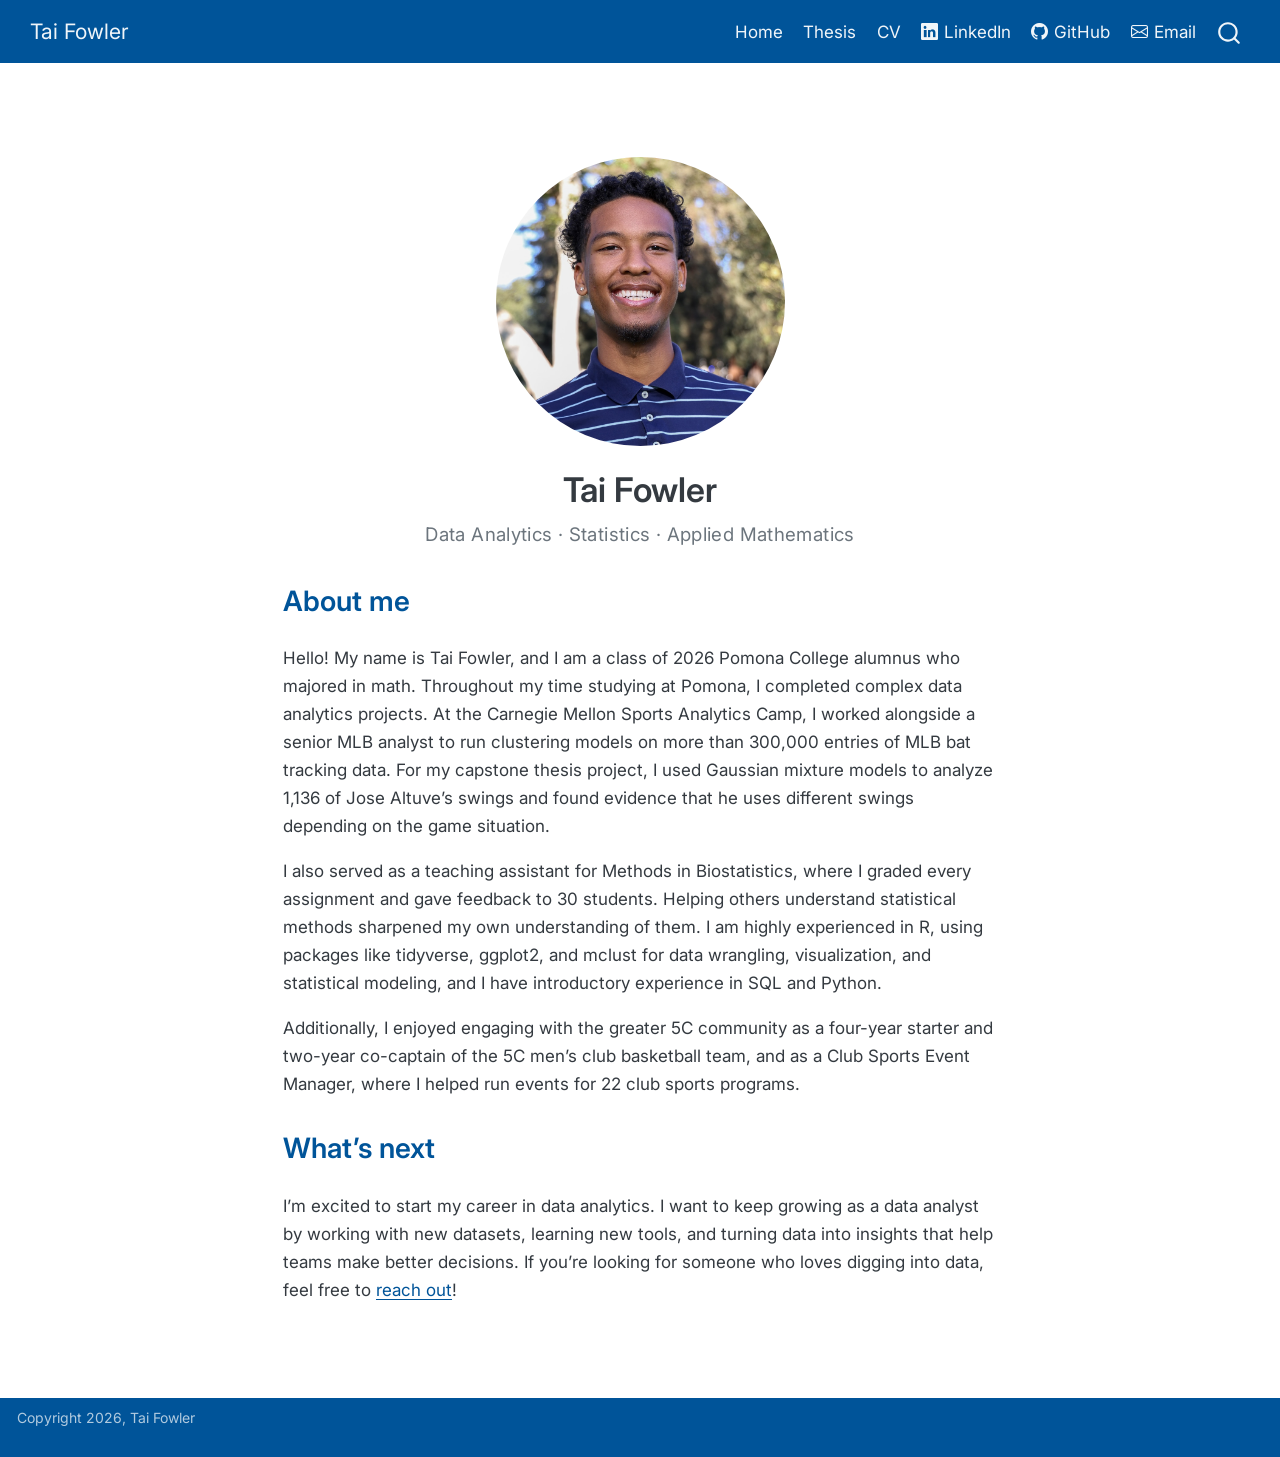
<file: docs/index.html>
<!DOCTYPE html>
<html xmlns="http://www.w3.org/1999/xhtml" lang="en" xml:lang="en"><head>

<meta charset="utf-8">
<meta name="generator" content="quarto-1.10.18">

<meta name="viewport" content="width=device-width, initial-scale=1.0, user-scalable=yes">


<title>Tai Fowler</title>
<style>
/* Default styles provided by pandoc.
** See https://pandoc.org/MANUAL.html#variables-for-html for config info.
*/
span.smallcaps{font-variant: small-caps;}
div.columns{display: flex; gap: 1.5em;}
div.column{flex: auto;}
@media screen {
div.columns{gap: min(4vw, 1.5em);}
div.column{overflow-x: auto;}
}
div.hanging-indent{margin-left: 1.5em; text-indent: -1.5em;}
ul.task-list{list-style: none;}
ul.task-list li input[type="checkbox"] {
  width: 0.8em;
  margin: 0 0.8em 0.2em -1em; /* quarto-specific, see https://github.com/quarto-dev/quarto-cli/issues/4556 */ 
  vertical-align: middle;
}
</style>


<script src="site_libs/quarto-nav/quarto-nav.js"></script>
<script src="site_libs/quarto-nav/headroom.min.js"></script>
<script src="site_libs/clipboard/clipboard.min.js"></script>
<script src="site_libs/quarto-search/autocomplete.umd.js"></script>
<script src="site_libs/quarto-search/fuse.min.js"></script>
<script src="site_libs/quarto-search/quarto-search.js"></script>
<meta name="quarto:offset" content="./">
<script src="site_libs/quarto-html/quarto.js" type="module"></script>
<script src="site_libs/quarto-html/tabsets/tabsets.js" type="module"></script>
<script src="site_libs/quarto-html/popper.min.js"></script>
<script src="site_libs/quarto-html/tippy.umd.min.js"></script>
<link href="site_libs/quarto-html/tippy.css" rel="stylesheet">
<link href="site_libs/quarto-html/quarto-syntax-highlighting-64a204ab8560d761af7679ceaba22944.css" rel="stylesheet" id="quarto-text-highlighting-styles">
<script src="site_libs/bootstrap/bootstrap.min.js"></script>
<link href="site_libs/bootstrap/bootstrap-icons.css" rel="stylesheet">
<link href="site_libs/bootstrap/bootstrap-8961a0579809fd8ad9b7ec79cf884744.min.css" rel="stylesheet" append-hash="true" id="quarto-bootstrap" data-mode="light">
<script id="quarto-search-options" type="application/json">{
  "location": "navbar",
  "copy-button": false,
  "collapse-after": 3,
  "panel-placement": "end",
  "type": "overlay",
  "limit": 50,
  "keyboard-shortcut": [
    "f",
    "/",
    "s"
  ],
  "show-item-context": false,
  "language": {
    "search-no-results-text": "No results",
    "search-matching-documents-text": "matching documents",
    "search-copy-link-title": "Copy link to search",
    "search-hide-matches-text": "Hide additional matches",
    "search-more-match-text": "more match in this document",
    "search-more-matches-text": "more matches in this document",
    "search-clear-button-title": "Clear",
    "search-text-placeholder": "",
    "search-detached-cancel-button-title": "Cancel",
    "search-submit-button-title": "Submit",
    "search-label": "Search"
  }
}</script>


<link rel="stylesheet" href="styles.css">
</head>

<body class="nav-fixed fullcontent quarto-light">

<div id="quarto-search-results"></div>
  <header id="quarto-header" class="headroom fixed-top">
    <nav class="navbar navbar-expand-lg " data-bs-theme="dark">
      <div class="navbar-container container-fluid">
      <div class="navbar-brand-container mx-auto">
    <a class="navbar-brand" href="./index.html">
    <span class="navbar-title">Tai Fowler</span>
    </a>
  </div>
            <div id="quarto-search" class="" title="Search"></div>
          <button class="navbar-toggler" type="button" data-bs-toggle="collapse" data-bs-target="#navbarCollapse" aria-controls="navbarCollapse" role="menu" aria-expanded="false" aria-label="Toggle navigation" onclick="if (window.quartoToggleHeadroom) { window.quartoToggleHeadroom(); }">
  <span class="navbar-toggler-icon"></span>
</button>
          <div class="collapse navbar-collapse" id="navbarCollapse">
            <ul class="navbar-nav navbar-nav-scroll ms-auto">
  <li class="nav-item">
    <a class="nav-link active" href="./index.html" aria-current="page"> 
<span class="menu-text">Home</span></a>
  </li>  
  <li class="nav-item">
    <a class="nav-link" href="./thesis.html"> 
<span class="menu-text">Thesis</span></a>
  </li>  
  <li class="nav-item">
    <a class="nav-link" href="./media/tai_fowler_cv.pdf"> 
<span class="menu-text">CV</span></a>
  </li>  
  <li class="nav-item">
    <a class="nav-link" href="https://www.linkedin.com/in/tai-fowler" target="_blank"> <i class="bi bi-linkedin" role="img">
</i> 
<span class="menu-text">LinkedIn</span></a>
  </li>  
  <li class="nav-item">
    <a class="nav-link" href="https://github.com/megatai007" target="_blank"> <i class="bi bi-github" role="img">
</i> 
<span class="menu-text">GitHub</span></a>
  </li>  
  <li class="nav-item">
    <a class="nav-link" href="mailto:tai.c.fowler@gmail.com"> <i class="bi bi-envelope" role="img">
</i> 
<span class="menu-text">Email</span></a>
  </li>  
</ul>
          </div> <!-- /navcollapse -->
            <div class="quarto-navbar-tools">
</div>
      </div> <!-- /container-fluid -->
    </nav>
</header>
<!-- content -->
<div id="quarto-content" class="quarto-container page-columns page-rows-contents page-layout-article page-navbar">
<!-- sidebar -->
<!-- margin-sidebar -->
    
<!-- main -->
<div class="quarto-about-jolla">
  <img src="media/2026_fowler_tai.jpeg" class="about-image
  round " style="height: 17em; width: 17em;">
 <header id="title-block-header" class="quarto-title-block default">
<div class="quarto-title">
<h1 class="title">Tai Fowler</h1>
</div>
<div class="quarto-title-meta">
  </div>
</header><main class="content" id="quarto-document-content">
<div class="tagline">
<p>Data Analytics · Statistics · Applied Mathematics</p>
</div>
<section id="about-me" class="level2">
<h2 data-anchor-id="about-me">About me</h2>
<p>Hello! My name is Tai Fowler, and I am a class of 2026 Pomona College alumnus who majored in math. Throughout my time studying at Pomona, I completed complex data analytics projects. At the Carnegie Mellon Sports Analytics Camp, I worked alongside a senior MLB analyst to run clustering models on more than 300,000 entries of MLB bat tracking data. For my capstone thesis project, I used Gaussian mixture models to analyze 1,136 of Jose Altuve’s swings and found evidence that he uses different swings depending on the game situation.</p>
<p>I also served as a teaching assistant for Methods in Biostatistics, where I graded every assignment and gave feedback to 30 students. Helping others understand statistical methods sharpened my own understanding of them. I am highly experienced in R, using packages like tidyverse, ggplot2, and mclust for data wrangling, visualization, and statistical modeling, and I have introductory experience in SQL and Python.</p>
<p>Additionally, I enjoyed engaging with the greater 5C community as a four-year starter and two-year co-captain of the 5C men’s club basketball team, and as a Club Sports Event Manager, where I helped run events for 22 club sports programs.</p>
</section>
<section id="whats-next" class="level2">
<h2 data-anchor-id="whats-next">What’s next</h2>
<p>I’m excited to start my career in data analytics. I want to keep growing as a data analyst by working with new datasets, learning new tools, and turning data into insights that help teams make better decisions. If you’re looking for someone who loves digging into data, feel free to <a href="mailto:tai.c.fowler@gmail.com">reach out</a>!</p>


</section>
</main>  
</div>
 <!-- /main -->
<script id="quarto-html-after-body" type="application/javascript">
  window.document.addEventListener("DOMContentLoaded", function (event) {
    const isCodeAnnotation = (el) => {
      for (const clz of el.classList) {
        if (clz.startsWith('code-annotation-')) {                     
          return true;
        }
      }
      return false;
    }
    const onCopySuccess = function(e) {
      // button target
      const button = e.trigger;
      // don't keep focus
      button.blur();
      // flash "checked"
      button.classList.add('code-copy-button-checked');
      var currentTitle = button.getAttribute("title");
      button.setAttribute("title", "Copied!");
      let tooltip;
      if (window.bootstrap) {
        button.setAttribute("data-bs-toggle", "tooltip");
        button.setAttribute("data-bs-placement", "left");
        button.setAttribute("data-bs-title", "Copied!");
        tooltip = new bootstrap.Tooltip(button, 
          { trigger: "manual", 
            customClass: "code-copy-button-tooltip",
            offset: [0, -8]});
        tooltip.show();    
      }
      setTimeout(function() {
        if (tooltip) {
          tooltip.hide();
          button.removeAttribute("data-bs-title");
          button.removeAttribute("data-bs-toggle");
          button.removeAttribute("data-bs-placement");
        }
        button.setAttribute("title", currentTitle);
        button.classList.remove('code-copy-button-checked');
      }, 1000);
      // clear code selection
      e.clearSelection();
    }
    const getTextToCopy = function(trigger) {
      const outerScaffold = trigger.parentElement.cloneNode(true);
      const codeEl = outerScaffold.querySelector('code');
      for (const childEl of codeEl.children) {
        if (isCodeAnnotation(childEl)) {
          childEl.remove();
        }
      }
      return codeEl.innerText;
    }
    const clipboard = new window.ClipboardJS('.code-copy-button:not([data-in-quarto-modal])', {
      text: getTextToCopy
    });
    clipboard.on('success', onCopySuccess);
    if (window.document.getElementById('quarto-embedded-source-code-modal')) {
      const clipboardModal = new window.ClipboardJS('.code-copy-button[data-in-quarto-modal]', {
        text: getTextToCopy,
        container: window.document.getElementById('quarto-embedded-source-code-modal')
      });
      clipboardModal.on('success', onCopySuccess);
    }
      var localhostRegex = new RegExp(/^(?:http|https):\/\/localhost\:?[0-9]*\//);
      var mailtoRegex = new RegExp(/^mailto:/);
        var filterRegex = new RegExp('/' + window.location.host + '/');
      var isInternal = (href) => {
          return filterRegex.test(href) || localhostRegex.test(href) || mailtoRegex.test(href);
      }
      // Inspect non-navigation links and adorn them if external
     var links = window.document.querySelectorAll('a[href]:not(.nav-link):not(.navbar-brand):not(.toc-action):not(.sidebar-link):not(.sidebar-item-toggle):not(.pagination-link):not(.no-external):not([aria-hidden]):not(.dropdown-item):not(.quarto-navigation-tool):not(.about-link)');
      for (var i=0; i<links.length; i++) {
        const link = links[i];
        if (!isInternal(link.href)) {
          // undo the damage that might have been done by quarto-nav.js in the case of
          // links that we want to consider external
          if (link.dataset.originalHref !== undefined) {
            link.href = link.dataset.originalHref;
          }
        }
      }
    function tippyHover(el, contentFn, onTriggerFn, onUntriggerFn) {
      const config = {
        allowHTML: true,
        maxWidth: 500,
        delay: 100,
        arrow: false,
        appendTo: function(el) {
            return el.parentElement;
        },
        interactive: true,
        interactiveBorder: 10,
        theme: 'quarto',
        placement: 'bottom-start',
      };
      if (contentFn) {
        config.content = contentFn;
      }
      if (onTriggerFn) {
        config.onTrigger = onTriggerFn;
      }
      if (onUntriggerFn) {
        config.onUntrigger = onUntriggerFn;
      }
      window.tippy(el, config); 
    }
    const noterefs = window.document.querySelectorAll('a[role="doc-noteref"]');
    for (var i=0; i<noterefs.length; i++) {
      const ref = noterefs[i];
      tippyHover(ref, function() {
        // use id or data attribute instead here
        let href = ref.getAttribute('data-footnote-href') || ref.getAttribute('href');
        try { href = new URL(href).hash; } catch {}
        const id = href.replace(/^#\/?/, "");
        const note = window.document.getElementById(id);
        if (note) {
          return note.innerHTML;
        } else {
          return "";
        }
      });
    }
    const xrefs = window.document.querySelectorAll('a.quarto-xref');
    const processXRef = (id, note) => {
      // Strip column container classes
      const stripColumnClz = (el) => {
        el.classList.remove("page-full", "page-columns");
        if (el.children) {
          for (const child of el.children) {
            stripColumnClz(child);
          }
        }
      }
      stripColumnClz(note)
      if (id === null || id.startsWith('sec-')) {
        // Special case sections, only their first couple elements
        const container = document.createElement("div");
        if (note.children && note.children.length > 2) {
          container.appendChild(note.children[0].cloneNode(true));
          for (let i = 1; i < note.children.length; i++) {
            const child = note.children[i];
            if (child.tagName === "P" && child.innerText === "") {
              continue;
            } else {
              container.appendChild(child.cloneNode(true));
              break;
            }
          }
          if (window.Quarto?.typesetMath) {
            window.Quarto.typesetMath(container);
          }
          return container.innerHTML
        } else {
          if (window.Quarto?.typesetMath) {
            window.Quarto.typesetMath(note);
          }
          return note.innerHTML;
        }
      } else {
        // Remove any anchor links if they are present
        const anchorLink = note.querySelector('a.anchorjs-link');
        if (anchorLink) {
          anchorLink.remove();
        }
        if (window.Quarto?.typesetMath) {
          window.Quarto.typesetMath(note);
        }
        if (note.classList.contains("callout")) {
          return note.outerHTML;
        } else {
          return note.innerHTML;
        }
      }
    }
    for (var i=0; i<xrefs.length; i++) {
      const xref = xrefs[i];
      tippyHover(xref, undefined, function(instance) {
        instance.disable();
        let url = xref.getAttribute('href');
        let hash = undefined; 
        if (url.startsWith('#')) {
          hash = url;
        } else {
          try { hash = new URL(url).hash; } catch {}
        }
        if (hash) {
          const id = hash.replace(/^#\/?/, "");
          const note = window.document.getElementById(id);
          if (note !== null) {
            try {
              const html = processXRef(id, note.cloneNode(true));
              instance.setContent(html);
            } finally {
              instance.enable();
              instance.show();
            }
          } else {
            // See if we can fetch this
            fetch(url.split('#')[0])
            .then(res => res.text())
            .then(html => {
              const parser = new DOMParser();
              const htmlDoc = parser.parseFromString(html, "text/html");
              const note = htmlDoc.getElementById(id);
              if (note !== null) {
                const html = processXRef(id, note);
                instance.setContent(html);
              } 
            }).finally(() => {
              instance.enable();
              instance.show();
            });
          }
        } else {
          // See if we can fetch a full url (with no hash to target)
          // This is a special case and we should probably do some content thinning / targeting
          fetch(url)
          .then(res => res.text())
          .then(html => {
            const parser = new DOMParser();
            const htmlDoc = parser.parseFromString(html, "text/html");
            const note = htmlDoc.querySelector('main.content');
            if (note !== null) {
              // This should only happen for chapter cross references
              // (since there is no id in the URL)
              // remove the first header
              if (note.children.length > 0 && note.children[0].tagName === "HEADER") {
                note.children[0].remove();
              }
              const html = processXRef(null, note);
              instance.setContent(html);
            } 
          }).finally(() => {
            instance.enable();
            instance.show();
          });
        }
      }, function(instance) {
      });
    }
        let selectedAnnoteEl;
        const selectorForAnnotation = ( cell, annotation) => {
          let cellAttr = 'data-code-cell="' + cell + '"';
          let lineAttr = 'data-code-annotation="' +  annotation + '"';
          const selector = 'span[' + cellAttr + '][' + lineAttr + ']';
          return selector;
        }
        const selectCodeLines = (annoteEl) => {
          const doc = window.document;
          const targetCell = annoteEl.getAttribute("data-target-cell");
          const targetAnnotation = annoteEl.getAttribute("data-target-annotation");
          const annoteSpan = window.document.querySelector(selectorForAnnotation(targetCell, targetAnnotation));
          const lines = annoteSpan.getAttribute("data-code-lines").split(",");
          const lineIds = lines.map((line) => {
            return targetCell + "-" + line;
          })
          let top = null;
          let height = null;
          let parent = null;
          if (lineIds.length > 0) {
              //compute the position of the single el (top and bottom and make a div)
              const el = window.document.getElementById(lineIds[0]);
              top = el.offsetTop;
              height = el.offsetHeight;
              parent = el.parentElement.parentElement;
            if (lineIds.length > 1) {
              const lastEl = window.document.getElementById(lineIds[lineIds.length - 1]);
              const bottom = lastEl.offsetTop + lastEl.offsetHeight;
              height = bottom - top;
            }
            if (top !== null && height !== null && parent !== null) {
              // cook up a div (if necessary) and position it 
              let div = window.document.getElementById("code-annotation-line-highlight");
              if (div === null) {
                div = window.document.createElement("div");
                div.setAttribute("id", "code-annotation-line-highlight");
                div.style.position = 'absolute';
                parent.appendChild(div);
              }
              div.style.top = top - 2 + "px";
              div.style.height = height + 4 + "px";
              div.style.left = 0;
              let gutterDiv = window.document.getElementById("code-annotation-line-highlight-gutter");
              if (gutterDiv === null) {
                gutterDiv = window.document.createElement("div");
                gutterDiv.setAttribute("id", "code-annotation-line-highlight-gutter");
                gutterDiv.style.position = 'absolute';
                const codeCell = window.document.getElementById(targetCell);
                const gutter = codeCell.querySelector('.code-annotation-gutter');
                gutter.appendChild(gutterDiv);
              }
              gutterDiv.style.top = top - 2 + "px";
              gutterDiv.style.height = height + 4 + "px";
            }
            selectedAnnoteEl = annoteEl;
          }
        };
        const unselectCodeLines = () => {
          const elementsIds = ["code-annotation-line-highlight", "code-annotation-line-highlight-gutter"];
          elementsIds.forEach((elId) => {
            const div = window.document.getElementById(elId);
            if (div) {
              div.remove();
            }
          });
          selectedAnnoteEl = undefined;
        };
          // Handle positioning of the toggle
      window.addEventListener(
        "resize",
        throttle(() => {
          elRect = undefined;
          if (selectedAnnoteEl) {
            selectCodeLines(selectedAnnoteEl);
          }
        }, 10)
      );
      function throttle(fn, ms) {
      let throttle = false;
      let timer;
        return (...args) => {
          if(!throttle) { // first call gets through
              fn.apply(this, args);
              throttle = true;
          } else { // all the others get throttled
              if(timer) clearTimeout(timer); // cancel #2
              timer = setTimeout(() => {
                fn.apply(this, args);
                timer = throttle = false;
              }, ms);
          }
        };
      }
        // Attach click handler to the DT
        const annoteDls = window.document.querySelectorAll('dt[data-target-cell]');
        for (const annoteDlNode of annoteDls) {
          annoteDlNode.addEventListener('click', (event) => {
            const clickedEl = event.target;
            if (clickedEl !== selectedAnnoteEl) {
              unselectCodeLines();
              const activeEl = window.document.querySelector('dt[data-target-cell].code-annotation-active');
              if (activeEl) {
                activeEl.classList.remove('code-annotation-active');
              }
              selectCodeLines(clickedEl);
              clickedEl.classList.add('code-annotation-active');
            } else {
              // Unselect the line
              unselectCodeLines();
              clickedEl.classList.remove('code-annotation-active');
            }
          });
        }
    const findCites = (el) => {
      const parentEl = el.parentElement;
      if (parentEl) {
        const cites = parentEl.dataset.cites;
        if (cites) {
          return {
            el,
            cites: cites.split(' ')
          };
        } else {
          return findCites(el.parentElement)
        }
      } else {
        return undefined;
      }
    };
    var bibliorefs = window.document.querySelectorAll('a[role="doc-biblioref"]');
    for (var i=0; i<bibliorefs.length; i++) {
      const ref = bibliorefs[i];
      const citeInfo = findCites(ref);
      if (citeInfo) {
        tippyHover(citeInfo.el, function() {
          var popup = window.document.createElement('div');
          citeInfo.cites.forEach(function(cite) {
            var citeDiv = window.document.createElement('div');
            citeDiv.classList.add('hanging-indent');
            citeDiv.classList.add('csl-entry');
            var biblioDiv = window.document.getElementById('ref-' + cite);
            if (biblioDiv) {
              citeDiv.innerHTML = biblioDiv.innerHTML;
            }
            popup.appendChild(citeDiv);
          });
          return popup.innerHTML;
        });
      }
    }
  });
  </script>
</div> <!-- /content -->
<footer class="footer">
  <div class="nav-footer">
    <div class="nav-footer-left">
<p>Copyright 2026, Tai Fowler</p>
</div>   
    <div class="nav-footer-center">
      &nbsp;
    </div>
    <div class="nav-footer-right">
      &nbsp;
    </div>
  </div>
</footer>




</body></html>
</file>
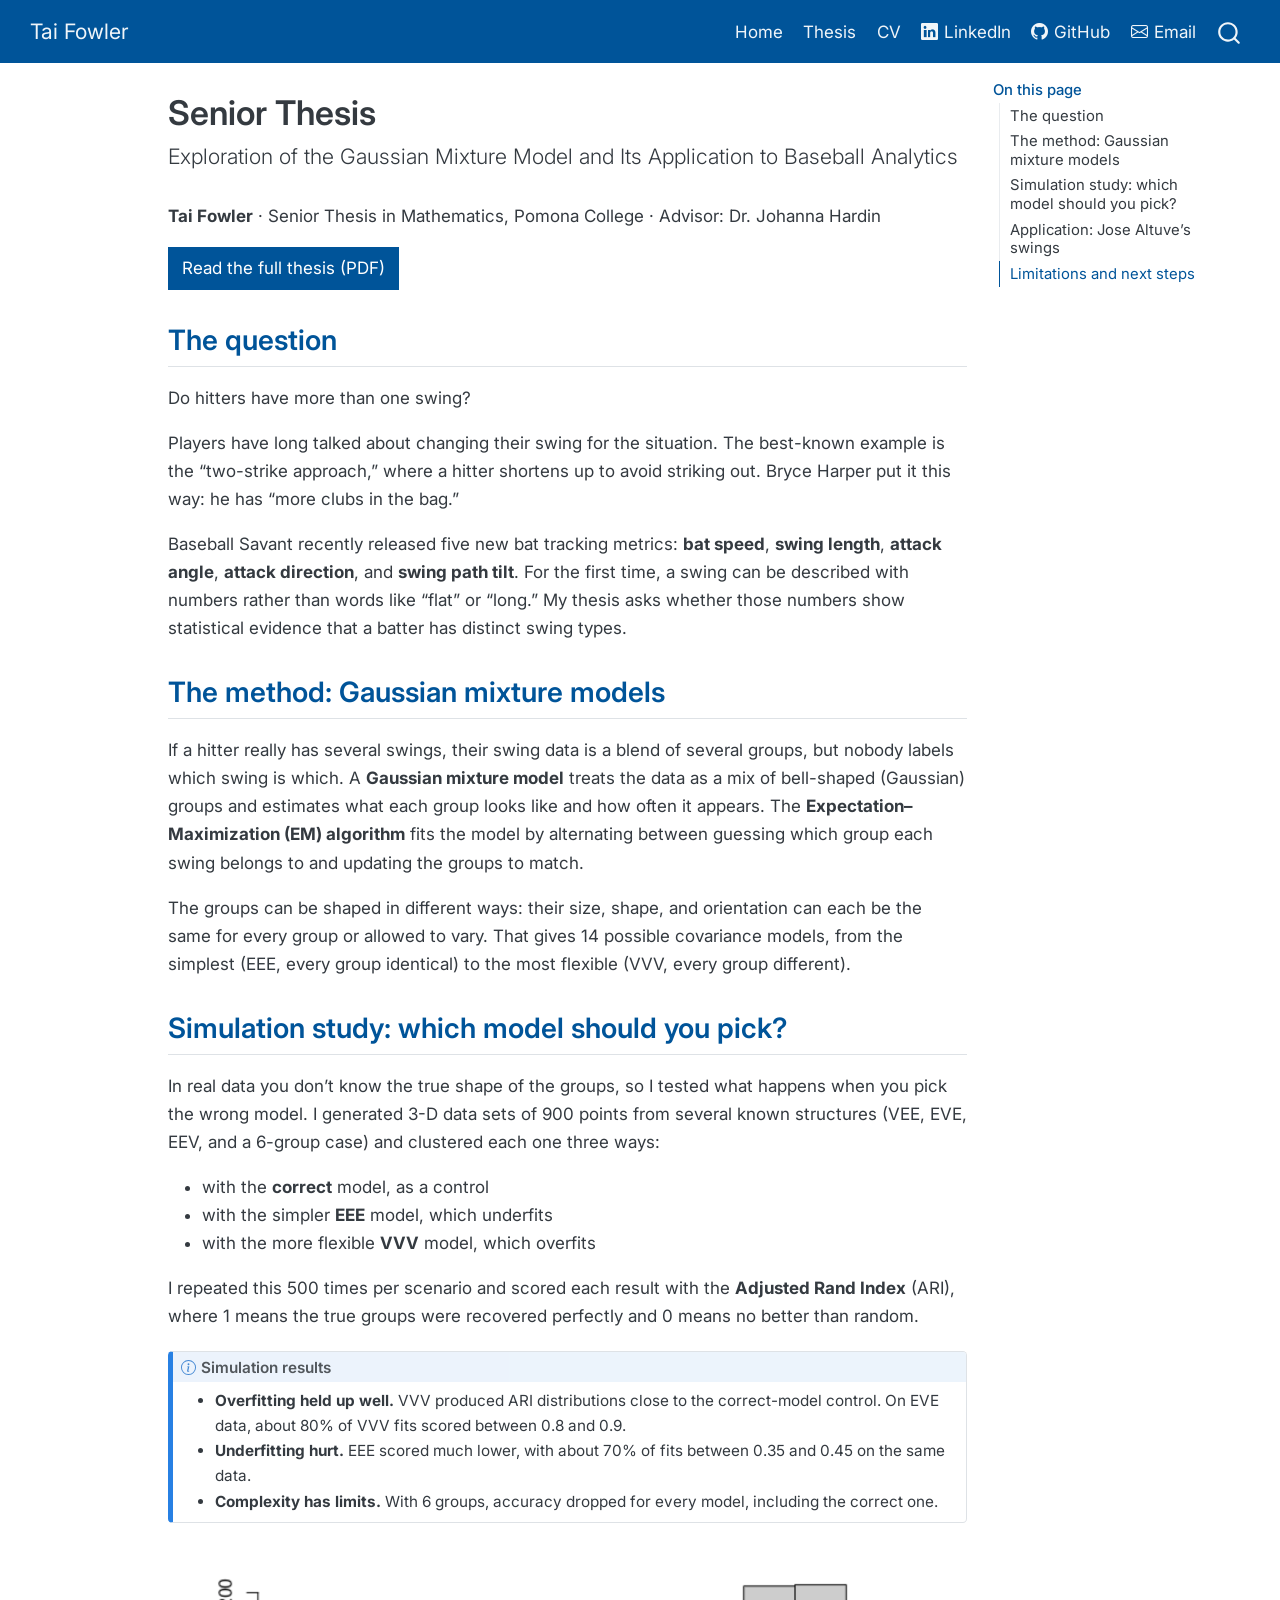
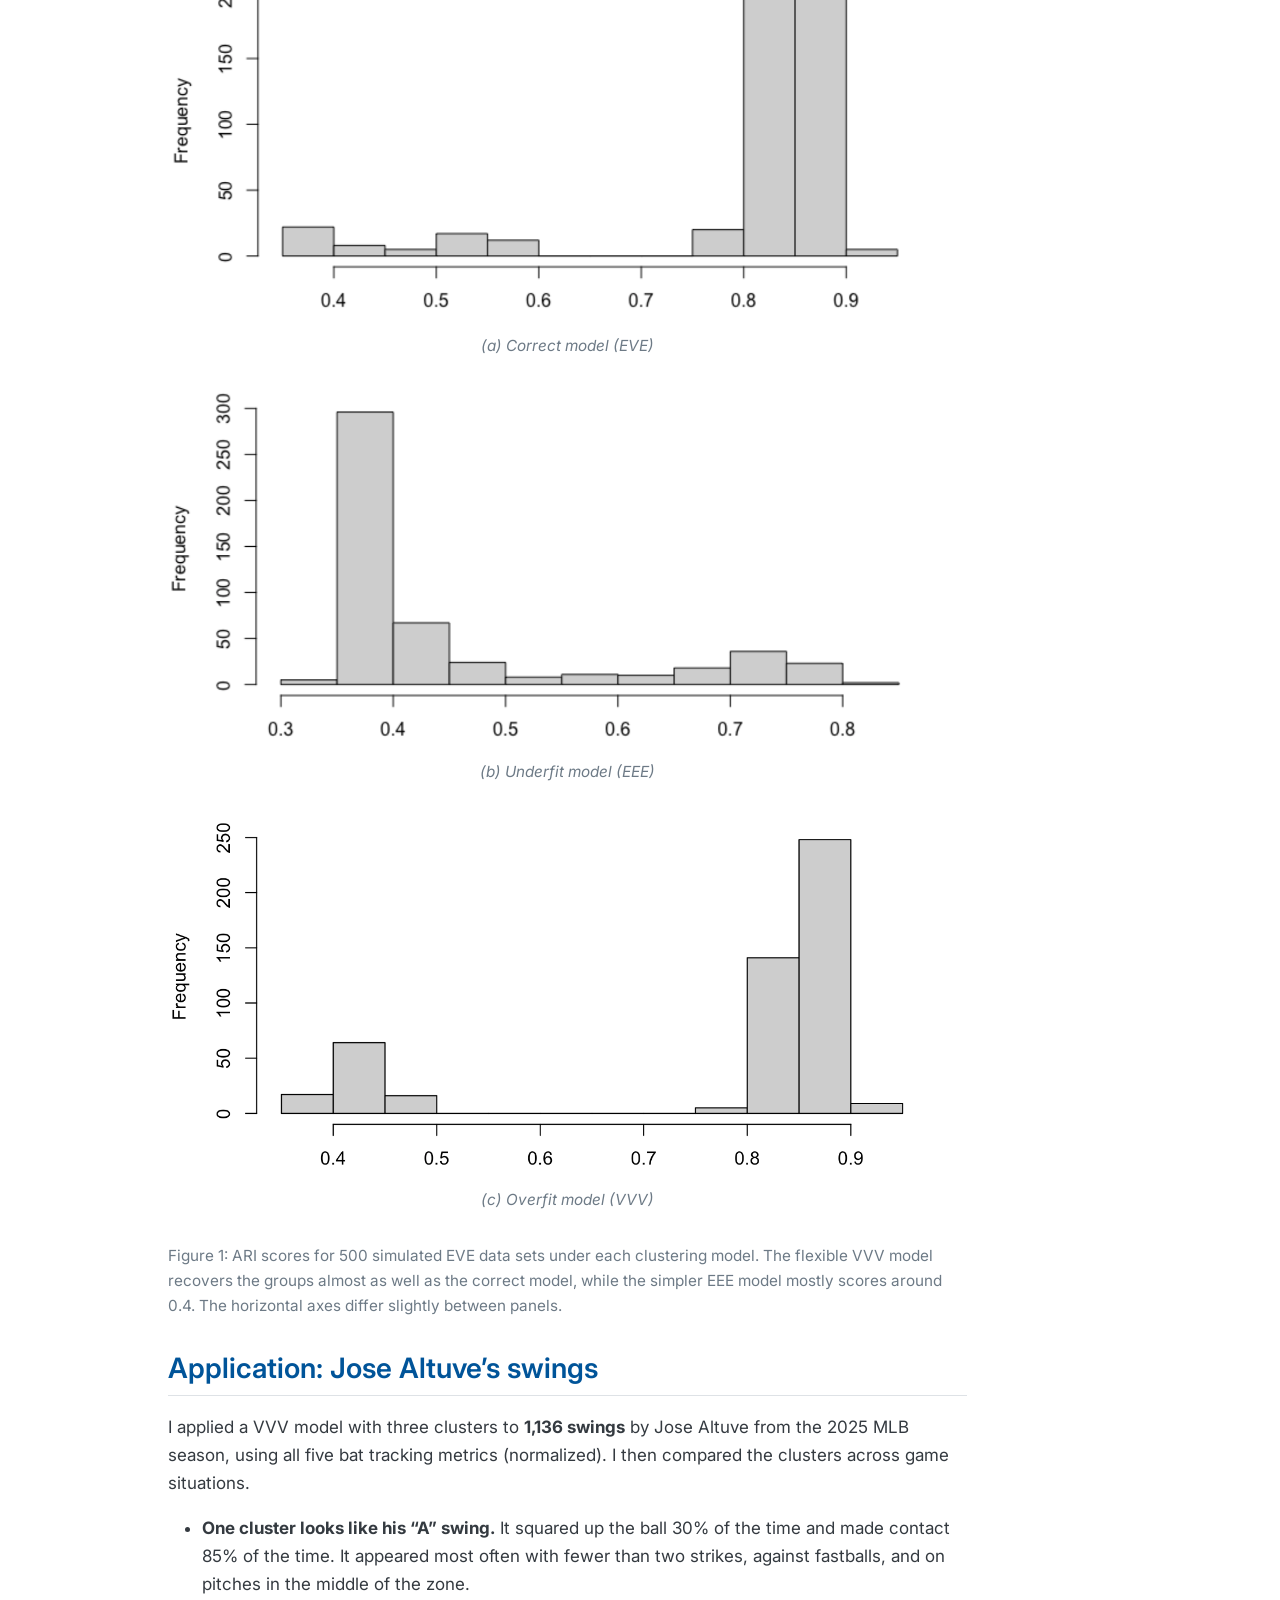
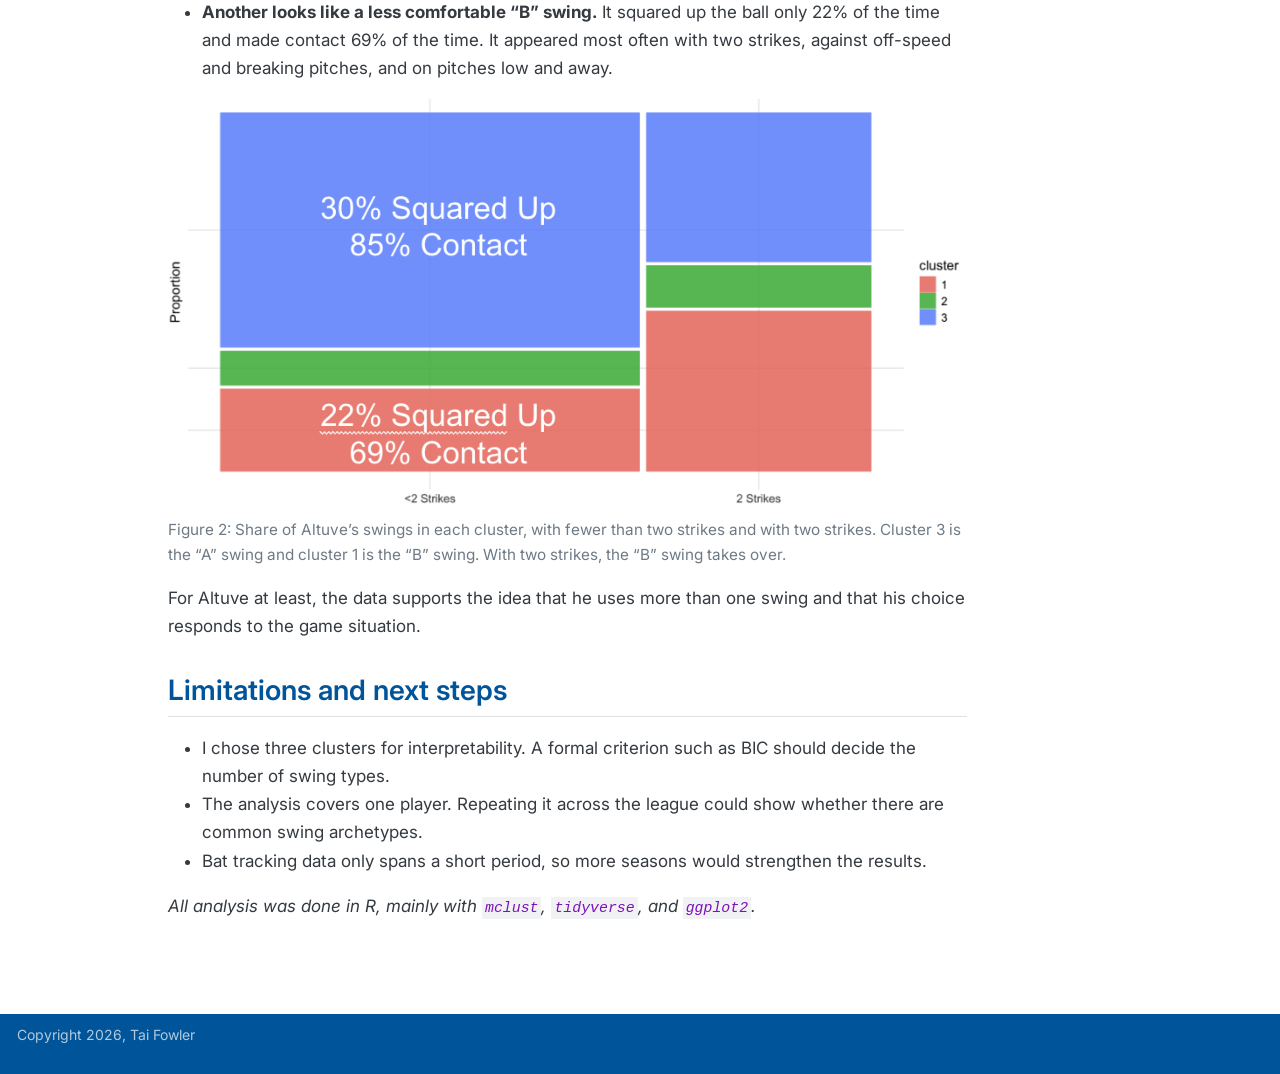
<file: docs/thesis.html>
<!DOCTYPE html>
<html xmlns="http://www.w3.org/1999/xhtml" lang="en" xml:lang="en"><head>

<meta charset="utf-8">
<meta name="generator" content="quarto-1.10.18">

<meta name="viewport" content="width=device-width, initial-scale=1.0, user-scalable=yes">


<title>Senior Thesis – Tai Fowler</title>
<style>
/* Default styles provided by pandoc.
** See https://pandoc.org/MANUAL.html#variables-for-html for config info.
*/
span.smallcaps{font-variant: small-caps;}
div.columns{display: flex; gap: 1.5em;}
div.column{flex: auto;}
@media screen {
div.columns{gap: min(4vw, 1.5em);}
div.column{overflow-x: auto;}
}
div.hanging-indent{margin-left: 1.5em; text-indent: -1.5em;}
ul.task-list{list-style: none;}
ul.task-list li input[type="checkbox"] {
  width: 0.8em;
  margin: 0 0.8em 0.2em -1em; /* quarto-specific, see https://github.com/quarto-dev/quarto-cli/issues/4556 */ 
  vertical-align: middle;
}
</style>


<script src="site_libs/quarto-nav/quarto-nav.js"></script>
<script src="site_libs/quarto-nav/headroom.min.js"></script>
<script src="site_libs/clipboard/clipboard.min.js"></script>
<script src="site_libs/quarto-search/autocomplete.umd.js"></script>
<script src="site_libs/quarto-search/fuse.min.js"></script>
<script src="site_libs/quarto-search/quarto-search.js"></script>
<meta name="quarto:offset" content="./">
<script src="site_libs/quarto-html/quarto.js" type="module"></script>
<script src="site_libs/quarto-html/tabsets/tabsets.js" type="module"></script>
<script src="site_libs/quarto-html/popper.min.js"></script>
<script src="site_libs/quarto-html/tippy.umd.min.js"></script>
<script src="site_libs/quarto-html/anchor.min.js"></script>
<link href="site_libs/quarto-html/tippy.css" rel="stylesheet">
<link href="site_libs/quarto-html/quarto-syntax-highlighting-64a204ab8560d761af7679ceaba22944.css" rel="stylesheet" id="quarto-text-highlighting-styles">
<script src="site_libs/bootstrap/bootstrap.min.js"></script>
<link href="site_libs/bootstrap/bootstrap-icons.css" rel="stylesheet">
<link href="site_libs/bootstrap/bootstrap-8961a0579809fd8ad9b7ec79cf884744.min.css" rel="stylesheet" append-hash="true" id="quarto-bootstrap" data-mode="light">
<script id="quarto-search-options" type="application/json">{
  "location": "navbar",
  "copy-button": false,
  "collapse-after": 3,
  "panel-placement": "end",
  "type": "overlay",
  "limit": 50,
  "keyboard-shortcut": [
    "f",
    "/",
    "s"
  ],
  "show-item-context": false,
  "language": {
    "search-no-results-text": "No results",
    "search-matching-documents-text": "matching documents",
    "search-copy-link-title": "Copy link to search",
    "search-hide-matches-text": "Hide additional matches",
    "search-more-match-text": "more match in this document",
    "search-more-matches-text": "more matches in this document",
    "search-clear-button-title": "Clear",
    "search-text-placeholder": "",
    "search-detached-cancel-button-title": "Cancel",
    "search-submit-button-title": "Submit",
    "search-label": "Search"
  }
}</script>


<link rel="stylesheet" href="styles.css">
</head>

<body class="nav-fixed quarto-light">

<div id="quarto-search-results"></div>
  <header id="quarto-header" class="headroom fixed-top">
    <nav class="navbar navbar-expand-lg " data-bs-theme="dark">
      <div class="navbar-container container-fluid">
      <div class="navbar-brand-container mx-auto">
    <a class="navbar-brand" href="./index.html">
    <span class="navbar-title">Tai Fowler</span>
    </a>
  </div>
            <div id="quarto-search" class="" title="Search"></div>
          <button class="navbar-toggler" type="button" data-bs-toggle="collapse" data-bs-target="#navbarCollapse" aria-controls="navbarCollapse" role="menu" aria-expanded="false" aria-label="Toggle navigation" onclick="if (window.quartoToggleHeadroom) { window.quartoToggleHeadroom(); }">
  <span class="navbar-toggler-icon"></span>
</button>
          <div class="collapse navbar-collapse" id="navbarCollapse">
            <ul class="navbar-nav navbar-nav-scroll ms-auto">
  <li class="nav-item">
    <a class="nav-link" href="./index.html"> 
<span class="menu-text">Home</span></a>
  </li>  
  <li class="nav-item">
    <a class="nav-link active" href="./thesis.html" aria-current="page"> 
<span class="menu-text">Thesis</span></a>
  </li>  
  <li class="nav-item">
    <a class="nav-link" href="./media/tai_fowler_cv.pdf"> 
<span class="menu-text">CV</span></a>
  </li>  
  <li class="nav-item">
    <a class="nav-link" href="https://www.linkedin.com/in/tai-fowler" target="_blank"> <i class="bi bi-linkedin" role="img">
</i> 
<span class="menu-text">LinkedIn</span></a>
  </li>  
  <li class="nav-item">
    <a class="nav-link" href="https://github.com/megatai007" target="_blank"> <i class="bi bi-github" role="img">
</i> 
<span class="menu-text">GitHub</span></a>
  </li>  
  <li class="nav-item">
    <a class="nav-link" href="mailto:tai.c.fowler@gmail.com"> <i class="bi bi-envelope" role="img">
</i> 
<span class="menu-text">Email</span></a>
  </li>  
</ul>
          </div> <!-- /navcollapse -->
            <div class="quarto-navbar-tools">
</div>
      </div> <!-- /container-fluid -->
    </nav>
</header>
<!-- content -->
<div id="quarto-content" class="quarto-container page-columns page-rows-contents page-layout-article page-navbar">
<!-- sidebar -->
<!-- margin-sidebar -->
    <div id="quarto-margin-sidebar" class="sidebar margin-sidebar">
        <nav id="TOC" role="doc-toc" class="toc-active">
    <h2 id="toc-title">On this page</h2>
   
  <ul>
  <li><a href="#the-question" id="toc-the-question" class="nav-link active" data-scroll-target="#the-question">The question</a></li>
  <li><a href="#the-method-gaussian-mixture-models" id="toc-the-method-gaussian-mixture-models" class="nav-link" data-scroll-target="#the-method-gaussian-mixture-models">The method: Gaussian mixture models</a></li>
  <li><a href="#simulation-study-which-model-should-you-pick" id="toc-simulation-study-which-model-should-you-pick" class="nav-link" data-scroll-target="#simulation-study-which-model-should-you-pick">Simulation study: which model should you pick?</a></li>
  <li><a href="#application-jose-altuves-swings" id="toc-application-jose-altuves-swings" class="nav-link" data-scroll-target="#application-jose-altuves-swings">Application: Jose Altuve’s swings</a></li>
  <li><a href="#limitations-and-next-steps" id="toc-limitations-and-next-steps" class="nav-link" data-scroll-target="#limitations-and-next-steps">Limitations and next steps</a></li>
  </ul>
</nav>
    </div>
<!-- main -->
<main class="content" id="quarto-document-content">

<header id="title-block-header" class="quarto-title-block default">
<div class="quarto-title">
<h1 class="title">Senior Thesis</h1>
<p class="subtitle lead">Exploration of the Gaussian Mixture Model and Its Application to Baseball Analytics</p>
</div>



<div class="quarto-title-meta">

    
  
    
  </div>
  


</header>


<p><strong>Tai Fowler</strong> · Senior Thesis in Mathematics, Pomona College · Advisor: Dr.&nbsp;Johanna Hardin</p>
<p><a href="media/tai_fowler_thesis.pdf" class="btn btn-primary" target="_blank">Read the full thesis (PDF)</a></p>
<section id="the-question" class="level2">
<h2 class="anchored" data-anchor-id="the-question">The question</h2>
<p>Do hitters have more than one swing?</p>
<p>Players have long talked about changing their swing for the situation. The best-known example is the “two-strike approach,” where a hitter shortens up to avoid striking out. Bryce Harper put it this way: he has “more clubs in the bag.”</p>
<p>Baseball Savant recently released five new bat tracking metrics: <strong>bat speed</strong>, <strong>swing length</strong>, <strong>attack angle</strong>, <strong>attack direction</strong>, and <strong>swing path tilt</strong>. For the first time, a swing can be described with numbers rather than words like “flat” or “long.” My thesis asks whether those numbers show statistical evidence that a batter has distinct swing types.</p>
</section>
<section id="the-method-gaussian-mixture-models" class="level2">
<h2 class="anchored" data-anchor-id="the-method-gaussian-mixture-models">The method: Gaussian mixture models</h2>
<p>If a hitter really has several swings, their swing data is a blend of several groups, but nobody labels which swing is which. A <strong>Gaussian mixture model</strong> treats the data as a mix of bell-shaped (Gaussian) groups and estimates what each group looks like and how often it appears. The <strong>Expectation–Maximization (EM) algorithm</strong> fits the model by alternating between guessing which group each swing belongs to and updating the groups to match.</p>
<p>The groups can be shaped in different ways: their size, shape, and orientation can each be the same for every group or allowed to vary. That gives 14 possible covariance models, from the simplest (EEE, every group identical) to the most flexible (VVV, every group different).</p>
</section>
<section id="simulation-study-which-model-should-you-pick" class="level2">
<h2 class="anchored" data-anchor-id="simulation-study-which-model-should-you-pick">Simulation study: which model should you pick?</h2>
<p>In real data you don’t know the true shape of the groups, so I tested what happens when you pick the wrong model. I generated 3-D data sets of 900 points from several known structures (VEE, EVE, EEV, and a 6-group case) and clustered each one three ways:</p>
<ul>
<li>with the <strong>correct</strong> model, as a control</li>
<li>with the simpler <strong>EEE</strong> model, which underfits</li>
<li>with the more flexible <strong>VVV</strong> model, which overfits</li>
</ul>
<p>I repeated this 500 times per scenario and scored each result with the <strong>Adjusted Rand Index</strong> (ARI), where 1 means the true groups were recovered perfectly and 0 means no better than random.</p>
<div class="callout callout-style-default callout-note callout-titled" title="Simulation results">
<div class="callout-header d-flex align-content-center">
<div class="callout-icon-container">
<i class="callout-icon"></i>
</div>
<div class="callout-title-container flex-fill">
<span class="screen-reader-only">Note</span>Simulation results
</div>
</div>
<div class="callout-body-container callout-body">
<ul>
<li><strong>Overfitting held up well.</strong> VVV produced ARI distributions close to the correct-model control. On EVE data, about 80% of VVV fits scored between 0.8 and 0.9.</li>
<li><strong>Underfitting hurt.</strong> EEE scored much lower, with about 70% of fits between 0.35 and 0.45 on the same data.</li>
<li><strong>Complexity has limits.</strong> With 6 groups, accuracy dropped for every model, including the correct one.</li>
</ul>
</div>
</div>
<div id="fig-sim" class="quarto-layout-panel">
<figure class="quarto-float quarto-float-fig figure">
<div aria-describedby="fig-sim-caption-0ceaefa1-69ba-4598-a22c-09a6ac19f8ca">
<div class="quarto-layout-row">
<div class="quarto-layout-cell-subref quarto-layout-cell" data-ref-parent="fig-sim" style="flex-basis: 100.0%;justify-content: flex-start;">
<div id="fig-sim-correct" class="quarto-float quarto-figure quarto-figure-center anchored" alt="Histogram of ARI scores for EVE data clustered with the correct EVE model. Most of the 500 data sets score between 0.8 and 0.9, with a small group below 0.6.">
<figure class="quarto-float quarto-subfloat-fig figure">
<div aria-describedby="fig-sim-correct-caption-0ceaefa1-69ba-4598-a22c-09a6ac19f8ca">
<img src="media/sim_eve_correct.png" class="img-fluid figure-img" data-ref-parent="fig-sim" alt="Histogram of ARI scores for EVE data clustered with the correct EVE model. Most of the 500 data sets score between 0.8 and 0.9, with a small group below 0.6.">
</div>
<figcaption class="quarto-float-caption-bottom quarto-subfloat-caption quarto-subfloat-fig" id="fig-sim-correct-caption-0ceaefa1-69ba-4598-a22c-09a6ac19f8ca">
(a) Correct model (EVE)
</figcaption>
</figure>
</div>
</div>
</div>
<div class="quarto-layout-row">
<div class="quarto-layout-cell-subref quarto-layout-cell" data-ref-parent="fig-sim" style="flex-basis: 100.0%;justify-content: flex-start;">
<div id="fig-sim-eee" class="quarto-float quarto-figure quarto-figure-center anchored" alt="Histogram of ARI scores for EVE data clustered with the simpler EEE model. Most data sets score between 0.35 and 0.45.">
<figure class="quarto-float quarto-subfloat-fig figure">
<div aria-describedby="fig-sim-eee-caption-0ceaefa1-69ba-4598-a22c-09a6ac19f8ca">
<img src="media/sim_eve_underfit_eee.png" class="img-fluid figure-img" data-ref-parent="fig-sim" alt="Histogram of ARI scores for EVE data clustered with the simpler EEE model. Most data sets score between 0.35 and 0.45.">
</div>
<figcaption class="quarto-float-caption-bottom quarto-subfloat-caption quarto-subfloat-fig" id="fig-sim-eee-caption-0ceaefa1-69ba-4598-a22c-09a6ac19f8ca">
(b) Underfit model (EEE)
</figcaption>
</figure>
</div>
</div>
</div>
<div class="quarto-layout-row">
<div class="quarto-layout-cell-subref quarto-layout-cell" data-ref-parent="fig-sim" style="flex-basis: 100.0%;justify-content: flex-start;">
<div id="fig-sim-vvv" class="quarto-float quarto-figure quarto-figure-center anchored" alt="Histogram of ARI scores for EVE data clustered with the flexible VVV model. Most data sets score between 0.8 and 0.9, with a small group near 0.4.">
<figure class="quarto-float quarto-subfloat-fig figure">
<div aria-describedby="fig-sim-vvv-caption-0ceaefa1-69ba-4598-a22c-09a6ac19f8ca">
<img src="media/sim_eve_overfit_vvv.png" class="img-fluid figure-img" data-ref-parent="fig-sim" alt="Histogram of ARI scores for EVE data clustered with the flexible VVV model. Most data sets score between 0.8 and 0.9, with a small group near 0.4.">
</div>
<figcaption class="quarto-float-caption-bottom quarto-subfloat-caption quarto-subfloat-fig" id="fig-sim-vvv-caption-0ceaefa1-69ba-4598-a22c-09a6ac19f8ca">
(c) Overfit model (VVV)
</figcaption>
</figure>
</div>
</div>
</div>
</div>
<figcaption class="quarto-float-caption-bottom quarto-float-caption quarto-float-fig" id="fig-sim-caption-0ceaefa1-69ba-4598-a22c-09a6ac19f8ca">
Figure&nbsp;1: ARI scores for 500 simulated EVE data sets under each clustering model. The flexible VVV model recovers the groups almost as well as the correct model, while the simpler EEE model mostly scores around 0.4. The horizontal axes differ slightly between panels.
</figcaption>
</figure>
</div>
</section>
<section id="application-jose-altuves-swings" class="level2">
<h2 class="anchored" data-anchor-id="application-jose-altuves-swings">Application: Jose Altuve’s swings</h2>
<p>I applied a VVV model with three clusters to <strong>1,136 swings</strong> by Jose Altuve from the 2025 MLB season, using all five bat tracking metrics (normalized). I then compared the clusters across game situations.</p>
<ul>
<li><strong>One cluster looks like his “A” swing.</strong> It squared up the ball 30% of the time and made contact 85% of the time. It appeared most often with fewer than two strikes, against fastballs, and on pitches in the middle of the zone.</li>
<li><strong>Another looks like a less comfortable “B” swing.</strong> It squared up the ball only 22% of the time and made contact 69% of the time. It appeared most often with two strikes, against off-speed and breaking pitches, and on pitches low and away.</li>
</ul>
<div id="fig-altuve" class="quarto-float quarto-figure quarto-figure-center anchored" alt="Mosaic chart of Jose Altuve's swings split by count. With fewer than two strikes, cluster 3 (30% squared up, 85% contact) makes up most swings; with two strikes, cluster 1 (22% squared up, 69% contact) makes up most swings.">
<figure class="quarto-float quarto-float-fig figure">
<div aria-describedby="fig-altuve-caption-0ceaefa1-69ba-4598-a22c-09a6ac19f8ca">
<img src="media/altuve_two_strike_clusters.png" class="img-fluid figure-img" alt="Mosaic chart of Jose Altuve's swings split by count. With fewer than two strikes, cluster 3 (30% squared up, 85% contact) makes up most swings; with two strikes, cluster 1 (22% squared up, 69% contact) makes up most swings.">
</div>
<figcaption class="quarto-float-caption-bottom quarto-float-caption quarto-float-fig" id="fig-altuve-caption-0ceaefa1-69ba-4598-a22c-09a6ac19f8ca">
Figure&nbsp;2: Share of Altuve’s swings in each cluster, with fewer than two strikes and with two strikes. Cluster 3 is the “A” swing and cluster 1 is the “B” swing. With two strikes, the “B” swing takes over.
</figcaption>
</figure>
</div>
<p>For Altuve at least, the data supports the idea that he uses more than one swing and that his choice responds to the game situation.</p>
</section>
<section id="limitations-and-next-steps" class="level2">
<h2 class="anchored" data-anchor-id="limitations-and-next-steps">Limitations and next steps</h2>
<ul>
<li>I chose three clusters for interpretability. A formal criterion such as BIC should decide the number of swing types.</li>
<li>The analysis covers one player. Repeating it across the league could show whether there are common swing archetypes.</li>
<li>Bat tracking data only spans a short period, so more seasons would strengthen the results.</li>
</ul>
<p><em>All analysis was done in R, mainly with <code>mclust</code>, <code>tidyverse</code>, and <code>ggplot2</code>.</em></p>


</section>

</main> <!-- /main -->
<script id="quarto-html-after-body" type="application/javascript">
  window.document.addEventListener("DOMContentLoaded", function (event) {
    const icon = "";
    const anchorJS = new window.AnchorJS();
    anchorJS.options = {
      placement: 'right',
      icon: icon
    };
    anchorJS.add('.anchored');
    const isCodeAnnotation = (el) => {
      for (const clz of el.classList) {
        if (clz.startsWith('code-annotation-')) {                     
          return true;
        }
      }
      return false;
    }
    const onCopySuccess = function(e) {
      // button target
      const button = e.trigger;
      // don't keep focus
      button.blur();
      // flash "checked"
      button.classList.add('code-copy-button-checked');
      var currentTitle = button.getAttribute("title");
      button.setAttribute("title", "Copied!");
      let tooltip;
      if (window.bootstrap) {
        button.setAttribute("data-bs-toggle", "tooltip");
        button.setAttribute("data-bs-placement", "left");
        button.setAttribute("data-bs-title", "Copied!");
        tooltip = new bootstrap.Tooltip(button, 
          { trigger: "manual", 
            customClass: "code-copy-button-tooltip",
            offset: [0, -8]});
        tooltip.show();    
      }
      setTimeout(function() {
        if (tooltip) {
          tooltip.hide();
          button.removeAttribute("data-bs-title");
          button.removeAttribute("data-bs-toggle");
          button.removeAttribute("data-bs-placement");
        }
        button.setAttribute("title", currentTitle);
        button.classList.remove('code-copy-button-checked');
      }, 1000);
      // clear code selection
      e.clearSelection();
    }
    const getTextToCopy = function(trigger) {
      const outerScaffold = trigger.parentElement.cloneNode(true);
      const codeEl = outerScaffold.querySelector('code');
      for (const childEl of codeEl.children) {
        if (isCodeAnnotation(childEl)) {
          childEl.remove();
        }
      }
      return codeEl.innerText;
    }
    const clipboard = new window.ClipboardJS('.code-copy-button:not([data-in-quarto-modal])', {
      text: getTextToCopy
    });
    clipboard.on('success', onCopySuccess);
    if (window.document.getElementById('quarto-embedded-source-code-modal')) {
      const clipboardModal = new window.ClipboardJS('.code-copy-button[data-in-quarto-modal]', {
        text: getTextToCopy,
        container: window.document.getElementById('quarto-embedded-source-code-modal')
      });
      clipboardModal.on('success', onCopySuccess);
    }
      var localhostRegex = new RegExp(/^(?:http|https):\/\/localhost\:?[0-9]*\//);
      var mailtoRegex = new RegExp(/^mailto:/);
        var filterRegex = new RegExp('/' + window.location.host + '/');
      var isInternal = (href) => {
          return filterRegex.test(href) || localhostRegex.test(href) || mailtoRegex.test(href);
      }
      // Inspect non-navigation links and adorn them if external
     var links = window.document.querySelectorAll('a[href]:not(.nav-link):not(.navbar-brand):not(.toc-action):not(.sidebar-link):not(.sidebar-item-toggle):not(.pagination-link):not(.no-external):not([aria-hidden]):not(.dropdown-item):not(.quarto-navigation-tool):not(.about-link)');
      for (var i=0; i<links.length; i++) {
        const link = links[i];
        if (!isInternal(link.href)) {
          // undo the damage that might have been done by quarto-nav.js in the case of
          // links that we want to consider external
          if (link.dataset.originalHref !== undefined) {
            link.href = link.dataset.originalHref;
          }
        }
      }
    function tippyHover(el, contentFn, onTriggerFn, onUntriggerFn) {
      const config = {
        allowHTML: true,
        maxWidth: 500,
        delay: 100,
        arrow: false,
        appendTo: function(el) {
            return el.parentElement;
        },
        interactive: true,
        interactiveBorder: 10,
        theme: 'quarto',
        placement: 'bottom-start',
      };
      if (contentFn) {
        config.content = contentFn;
      }
      if (onTriggerFn) {
        config.onTrigger = onTriggerFn;
      }
      if (onUntriggerFn) {
        config.onUntrigger = onUntriggerFn;
      }
      window.tippy(el, config); 
    }
    const noterefs = window.document.querySelectorAll('a[role="doc-noteref"]');
    for (var i=0; i<noterefs.length; i++) {
      const ref = noterefs[i];
      tippyHover(ref, function() {
        // use id or data attribute instead here
        let href = ref.getAttribute('data-footnote-href') || ref.getAttribute('href');
        try { href = new URL(href).hash; } catch {}
        const id = href.replace(/^#\/?/, "");
        const note = window.document.getElementById(id);
        if (note) {
          return note.innerHTML;
        } else {
          return "";
        }
      });
    }
    const xrefs = window.document.querySelectorAll('a.quarto-xref');
    const processXRef = (id, note) => {
      // Strip column container classes
      const stripColumnClz = (el) => {
        el.classList.remove("page-full", "page-columns");
        if (el.children) {
          for (const child of el.children) {
            stripColumnClz(child);
          }
        }
      }
      stripColumnClz(note)
      if (id === null || id.startsWith('sec-')) {
        // Special case sections, only their first couple elements
        const container = document.createElement("div");
        if (note.children && note.children.length > 2) {
          container.appendChild(note.children[0].cloneNode(true));
          for (let i = 1; i < note.children.length; i++) {
            const child = note.children[i];
            if (child.tagName === "P" && child.innerText === "") {
              continue;
            } else {
              container.appendChild(child.cloneNode(true));
              break;
            }
          }
          if (window.Quarto?.typesetMath) {
            window.Quarto.typesetMath(container);
          }
          return container.innerHTML
        } else {
          if (window.Quarto?.typesetMath) {
            window.Quarto.typesetMath(note);
          }
          return note.innerHTML;
        }
      } else {
        // Remove any anchor links if they are present
        const anchorLink = note.querySelector('a.anchorjs-link');
        if (anchorLink) {
          anchorLink.remove();
        }
        if (window.Quarto?.typesetMath) {
          window.Quarto.typesetMath(note);
        }
        if (note.classList.contains("callout")) {
          return note.outerHTML;
        } else {
          return note.innerHTML;
        }
      }
    }
    for (var i=0; i<xrefs.length; i++) {
      const xref = xrefs[i];
      tippyHover(xref, undefined, function(instance) {
        instance.disable();
        let url = xref.getAttribute('href');
        let hash = undefined; 
        if (url.startsWith('#')) {
          hash = url;
        } else {
          try { hash = new URL(url).hash; } catch {}
        }
        if (hash) {
          const id = hash.replace(/^#\/?/, "");
          const note = window.document.getElementById(id);
          if (note !== null) {
            try {
              const html = processXRef(id, note.cloneNode(true));
              instance.setContent(html);
            } finally {
              instance.enable();
              instance.show();
            }
          } else {
            // See if we can fetch this
            fetch(url.split('#')[0])
            .then(res => res.text())
            .then(html => {
              const parser = new DOMParser();
              const htmlDoc = parser.parseFromString(html, "text/html");
              const note = htmlDoc.getElementById(id);
              if (note !== null) {
                const html = processXRef(id, note);
                instance.setContent(html);
              } 
            }).finally(() => {
              instance.enable();
              instance.show();
            });
          }
        } else {
          // See if we can fetch a full url (with no hash to target)
          // This is a special case and we should probably do some content thinning / targeting
          fetch(url)
          .then(res => res.text())
          .then(html => {
            const parser = new DOMParser();
            const htmlDoc = parser.parseFromString(html, "text/html");
            const note = htmlDoc.querySelector('main.content');
            if (note !== null) {
              // This should only happen for chapter cross references
              // (since there is no id in the URL)
              // remove the first header
              if (note.children.length > 0 && note.children[0].tagName === "HEADER") {
                note.children[0].remove();
              }
              const html = processXRef(null, note);
              instance.setContent(html);
            } 
          }).finally(() => {
            instance.enable();
            instance.show();
          });
        }
      }, function(instance) {
      });
    }
        let selectedAnnoteEl;
        const selectorForAnnotation = ( cell, annotation) => {
          let cellAttr = 'data-code-cell="' + cell + '"';
          let lineAttr = 'data-code-annotation="' +  annotation + '"';
          const selector = 'span[' + cellAttr + '][' + lineAttr + ']';
          return selector;
        }
        const selectCodeLines = (annoteEl) => {
          const doc = window.document;
          const targetCell = annoteEl.getAttribute("data-target-cell");
          const targetAnnotation = annoteEl.getAttribute("data-target-annotation");
          const annoteSpan = window.document.querySelector(selectorForAnnotation(targetCell, targetAnnotation));
          const lines = annoteSpan.getAttribute("data-code-lines").split(",");
          const lineIds = lines.map((line) => {
            return targetCell + "-" + line;
          })
          let top = null;
          let height = null;
          let parent = null;
          if (lineIds.length > 0) {
              //compute the position of the single el (top and bottom and make a div)
              const el = window.document.getElementById(lineIds[0]);
              top = el.offsetTop;
              height = el.offsetHeight;
              parent = el.parentElement.parentElement;
            if (lineIds.length > 1) {
              const lastEl = window.document.getElementById(lineIds[lineIds.length - 1]);
              const bottom = lastEl.offsetTop + lastEl.offsetHeight;
              height = bottom - top;
            }
            if (top !== null && height !== null && parent !== null) {
              // cook up a div (if necessary) and position it 
              let div = window.document.getElementById("code-annotation-line-highlight");
              if (div === null) {
                div = window.document.createElement("div");
                div.setAttribute("id", "code-annotation-line-highlight");
                div.style.position = 'absolute';
                parent.appendChild(div);
              }
              div.style.top = top - 2 + "px";
              div.style.height = height + 4 + "px";
              div.style.left = 0;
              let gutterDiv = window.document.getElementById("code-annotation-line-highlight-gutter");
              if (gutterDiv === null) {
                gutterDiv = window.document.createElement("div");
                gutterDiv.setAttribute("id", "code-annotation-line-highlight-gutter");
                gutterDiv.style.position = 'absolute';
                const codeCell = window.document.getElementById(targetCell);
                const gutter = codeCell.querySelector('.code-annotation-gutter');
                gutter.appendChild(gutterDiv);
              }
              gutterDiv.style.top = top - 2 + "px";
              gutterDiv.style.height = height + 4 + "px";
            }
            selectedAnnoteEl = annoteEl;
          }
        };
        const unselectCodeLines = () => {
          const elementsIds = ["code-annotation-line-highlight", "code-annotation-line-highlight-gutter"];
          elementsIds.forEach((elId) => {
            const div = window.document.getElementById(elId);
            if (div) {
              div.remove();
            }
          });
          selectedAnnoteEl = undefined;
        };
          // Handle positioning of the toggle
      window.addEventListener(
        "resize",
        throttle(() => {
          elRect = undefined;
          if (selectedAnnoteEl) {
            selectCodeLines(selectedAnnoteEl);
          }
        }, 10)
      );
      function throttle(fn, ms) {
      let throttle = false;
      let timer;
        return (...args) => {
          if(!throttle) { // first call gets through
              fn.apply(this, args);
              throttle = true;
          } else { // all the others get throttled
              if(timer) clearTimeout(timer); // cancel #2
              timer = setTimeout(() => {
                fn.apply(this, args);
                timer = throttle = false;
              }, ms);
          }
        };
      }
        // Attach click handler to the DT
        const annoteDls = window.document.querySelectorAll('dt[data-target-cell]');
        for (const annoteDlNode of annoteDls) {
          annoteDlNode.addEventListener('click', (event) => {
            const clickedEl = event.target;
            if (clickedEl !== selectedAnnoteEl) {
              unselectCodeLines();
              const activeEl = window.document.querySelector('dt[data-target-cell].code-annotation-active');
              if (activeEl) {
                activeEl.classList.remove('code-annotation-active');
              }
              selectCodeLines(clickedEl);
              clickedEl.classList.add('code-annotation-active');
            } else {
              // Unselect the line
              unselectCodeLines();
              clickedEl.classList.remove('code-annotation-active');
            }
          });
        }
    const findCites = (el) => {
      const parentEl = el.parentElement;
      if (parentEl) {
        const cites = parentEl.dataset.cites;
        if (cites) {
          return {
            el,
            cites: cites.split(' ')
          };
        } else {
          return findCites(el.parentElement)
        }
      } else {
        return undefined;
      }
    };
    var bibliorefs = window.document.querySelectorAll('a[role="doc-biblioref"]');
    for (var i=0; i<bibliorefs.length; i++) {
      const ref = bibliorefs[i];
      const citeInfo = findCites(ref);
      if (citeInfo) {
        tippyHover(citeInfo.el, function() {
          var popup = window.document.createElement('div');
          citeInfo.cites.forEach(function(cite) {
            var citeDiv = window.document.createElement('div');
            citeDiv.classList.add('hanging-indent');
            citeDiv.classList.add('csl-entry');
            var biblioDiv = window.document.getElementById('ref-' + cite);
            if (biblioDiv) {
              citeDiv.innerHTML = biblioDiv.innerHTML;
            }
            popup.appendChild(citeDiv);
          });
          return popup.innerHTML;
        });
      }
    }
  });
  </script>
</div> <!-- /content -->
<footer class="footer">
  <div class="nav-footer">
    <div class="nav-footer-left">
<p>Copyright 2026, Tai Fowler</p>
</div>   
    <div class="nav-footer-center">
      &nbsp;
    </div>
    <div class="nav-footer-right">
      &nbsp;
    </div>
  </div>
</footer>




</body></html>
</file>
<file: docs/site_libs/quarto-html/tippy.css>
.tippy-box[data-animation=fade][data-state=hidden]{opacity:0}[data-tippy-root]{max-width:calc(100vw - 10px)}.tippy-box{position:relative;background-color:#333;color:#fff;border-radius:4px;font-size:14px;line-height:1.4;white-space:normal;outline:0;transition-property:transform,visibility,opacity}.tippy-box[data-placement^=top]>.tippy-arrow{bottom:0}.tippy-box[data-placement^=top]>.tippy-arrow:before{bottom:-7px;left:0;border-width:8px 8px 0;border-top-color:initial;transform-origin:center top}.tippy-box[data-placement^=bottom]>.tippy-arrow{top:0}.tippy-box[data-placement^=bottom]>.tippy-arrow:before{top:-7px;left:0;border-width:0 8px 8px;border-bottom-color:initial;transform-origin:center bottom}.tippy-box[data-placement^=left]>.tippy-arrow{right:0}.tippy-box[data-placement^=left]>.tippy-arrow:before{border-width:8px 0 8px 8px;border-left-color:initial;right:-7px;transform-origin:center left}.tippy-box[data-placement^=right]>.tippy-arrow{left:0}.tippy-box[data-placement^=right]>.tippy-arrow:before{left:-7px;border-width:8px 8px 8px 0;border-right-color:initial;transform-origin:center right}.tippy-box[data-inertia][data-state=visible]{transition-timing-function:cubic-bezier(.54,1.5,.38,1.11)}.tippy-arrow{width:16px;height:16px;color:#333}.tippy-arrow:before{content:"";position:absolute;border-color:transparent;border-style:solid}.tippy-content{position:relative;padding:5px 9px;z-index:1}
</file>
<file: docs/site_libs/quarto-html/quarto-syntax-highlighting-64a204ab8560d761af7679ceaba22944.css>
/* quarto syntax highlight colors */
:root {
  --quarto-hl-ot-color: #003B4F;
  --quarto-hl-at-color: #657422;
  --quarto-hl-ss-color: #20794D;
  --quarto-hl-an-color: #5E5E5E;
  --quarto-hl-fu-color: #4758AB;
  --quarto-hl-st-color: #20794D;
  --quarto-hl-cf-color: #003B4F;
  --quarto-hl-op-color: #5E5E5E;
  --quarto-hl-er-color: #AD0000;
  --quarto-hl-bn-color: #AD0000;
  --quarto-hl-al-color: #AD0000;
  --quarto-hl-va-color: #111111;
  --quarto-hl-bu-color: inherit;
  --quarto-hl-ex-color: inherit;
  --quarto-hl-pp-color: #AD0000;
  --quarto-hl-in-color: #5E5E5E;
  --quarto-hl-vs-color: #20794D;
  --quarto-hl-wa-color: #5E5E5E;
  --quarto-hl-do-color: #5E5E5E;
  --quarto-hl-im-color: #00769E;
  --quarto-hl-ch-color: #20794D;
  --quarto-hl-dt-color: #AD0000;
  --quarto-hl-fl-color: #AD0000;
  --quarto-hl-co-color: #5E5E5E;
  --quarto-hl-cv-color: #5E5E5E;
  --quarto-hl-cn-color: #8f5902;
  --quarto-hl-sc-color: #5E5E5E;
  --quarto-hl-dv-color: #AD0000;
  --quarto-hl-kw-color: #003B4F;
}

/* other quarto variables */
:root {
  --quarto-font-monospace: SFMono-Regular, Menlo, Monaco, Consolas, "Liberation Mono", "Courier New", monospace;
}

/* syntax highlight based on Pandoc's rules */
pre > code.sourceCode > span {
  color: #003B4F;
}

code.sourceCode > span {
  color: #003B4F;
}

div.sourceCode,
div.sourceCode pre.sourceCode {
  color: #003B4F;
}

/* Normal */
code span {
  color: #003B4F;
}

/* Alert */
code span.al {
  color: #AD0000;
  font-style: inherit;
}

/* Annotation */
code span.an {
  color: #5E5E5E;
  font-style: inherit;
}

/* Attribute */
code span.at {
  color: #657422;
  font-style: inherit;
}

/* BaseN */
code span.bn {
  color: #AD0000;
  font-style: inherit;
}

/* BuiltIn */
code span.bu {
  font-style: inherit;
}

/* ControlFlow */
code span.cf {
  color: #003B4F;
  font-weight: bold;
  font-style: inherit;
}

/* Char */
code span.ch {
  color: #20794D;
  font-style: inherit;
}

/* Constant */
code span.cn {
  color: #8f5902;
  font-style: inherit;
}

/* Comment */
code span.co {
  color: #5E5E5E;
  font-style: inherit;
}

/* CommentVar */
code span.cv {
  color: #5E5E5E;
  font-style: italic;
}

/* Documentation */
code span.do {
  color: #5E5E5E;
  font-style: italic;
}

/* DataType */
code span.dt {
  color: #AD0000;
  font-style: inherit;
}

/* DecVal */
code span.dv {
  color: #AD0000;
  font-style: inherit;
}

/* Error */
code span.er {
  color: #AD0000;
  font-style: inherit;
}

/* Extension */
code span.ex {
  font-style: inherit;
}

/* Float */
code span.fl {
  color: #AD0000;
  font-style: inherit;
}

/* Function */
code span.fu {
  color: #4758AB;
  font-style: inherit;
}

/* Import */
code span.im {
  color: #00769E;
  font-style: inherit;
}

/* Information */
code span.in {
  color: #5E5E5E;
  font-style: inherit;
}

/* Keyword */
code span.kw {
  color: #003B4F;
  font-weight: bold;
  font-style: inherit;
}

/* Operator */
code span.op {
  color: #5E5E5E;
  font-style: inherit;
}

/* Other */
code span.ot {
  color: #003B4F;
  font-style: inherit;
}

/* Preprocessor */
code span.pp {
  color: #AD0000;
  font-style: inherit;
}

/* SpecialChar */
code span.sc {
  color: #5E5E5E;
  font-style: inherit;
}

/* SpecialString */
code span.ss {
  color: #20794D;
  font-style: inherit;
}

/* String */
code span.st {
  color: #20794D;
  font-style: inherit;
}

/* Variable */
code span.va {
  color: #111111;
  font-style: inherit;
}

/* VerbatimString */
code span.vs {
  color: #20794D;
  font-style: inherit;
}

/* Warning */
code span.wa {
  color: #5E5E5E;
  font-style: italic;
}

.prevent-inlining {
  content: "</";
}

/*# sourceMappingURL=9d8d5bb603a83b8298b89080a598c93b.css.map */
</file>
<file: docs/styles.css>
/* css styles */
</file>
